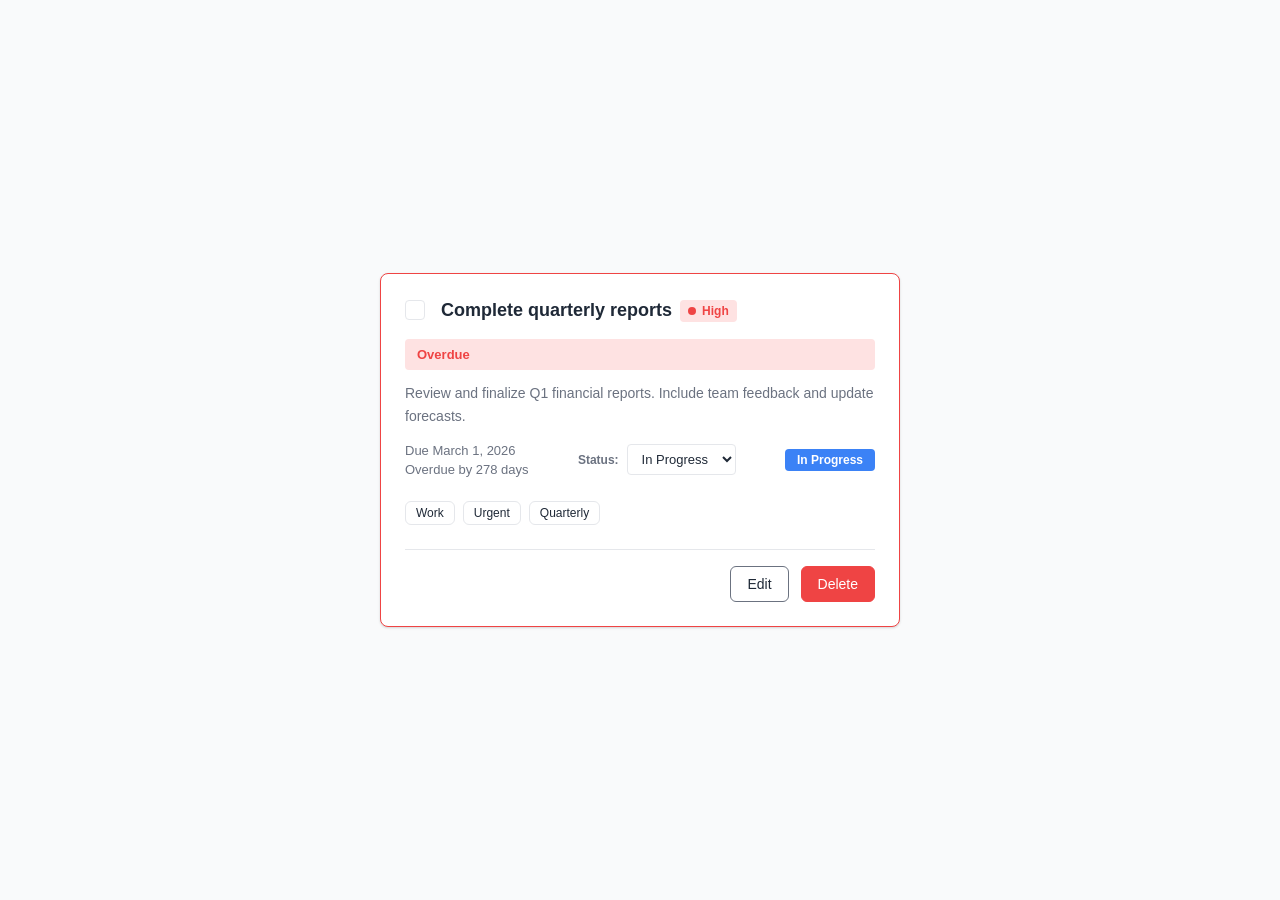
<file: index.html>
<!DOCTYPE html>
<html lang="en">

<head>
  <meta charset="UTF-8">
  <meta name="viewport" content="width=device-width, initial-scale=1.0">
  <title>Advanced Todo Card - Stage 1a</title>
  <link rel="stylesheet" href="style.css">
</head>

<body>
  <main class="container">
    <article class="todo-card" data-testid="test-todo-card">
      <!-- Header section -->
      <header class="todo-card__header">
        <div class="todo-card__checkbox-wrapper">
          <input type="checkbox" id="task-complete" class="todo-card__checkbox"
            data-testid="test-todo-complete-toggle" />
          <label for="task-complete" class="visually-hidden">Mark task as complete</label>
        </div>

        <div class="todo-card__title-priority">
          <h2 class="todo-card__title" data-testid="test-todo-title">Complete quarterly reports</h2>
          <span class="todo-priority todo-priority--high" data-testid="test-todo-priority"
            aria-label="High priority">
            <span class="priority-dot" data-testid="test-todo-priority-indicator"></span>High
          </span>
        </div>
      </header>

      <!-- Overdue Indicator -->
      <div class="todo-overdue-indicator" data-testid="test-todo-overdue-indicator" style="display: none;">
         Overdue
      </div>

      <!-- Description with Expand/Collapse -->
      <div class="todo-card__description-section">
        <p class="todo-card__description" data-testid="test-todo-description">
          Review and finalize Q1 financial reports. Include team feedback and update forecasts.
        </p>
        <button class="todo-expand-toggle" data-testid="test-todo-expand-toggle" aria-expanded="false"
          aria-controls="collapsible-section" style="display: none;">
          Read more
        </button>
      </div>

      <!-- Collapsible Section -->
      <div class="todo-collapsible-section" id="collapsible-section"
        data-testid="test-todo-collapsible-section" style="display: none;">
        <p class="todo-collapsible-content">
          Additional details: This report includes Q1 performance metrics, budget analysis, team achievements,
          and recommendations for Q2. Please ensure all data is verified before final submission.
        </p>
      </div>

      <!-- Meta information -->
      <div class="todo-card__meta">
        <div class="todo-card__due-date">
          <time class="todo-card__time" datetime="2026-03-01T18:00:00Z" data-testid="test-todo-due-date">
            Due March 1, 2026
          </time>
          <span class="todo-time-remaining" data-testid="test-todo-time-remaining" aria-live="polite">
            Due in 19 days
          </span>
        </div>

        <div class="todo-card__status-control-wrapper">
          <label for="status-control" class="status-control-label">Status:</label>
          <select id="status-control" class="todo-status-control" data-testid="test-todo-status-control"
            aria-label="Task status">
            <option value="Pending">Pending</option>
            <option value="In Progress" selected>In Progress</option>
            <option value="Done">Done</option>
          </select>
        </div>

        <span class="status-badge status-badge--in-progress" data-testid="test-todo-status">
          In Progress
        </span>
      </div>

      <!-- Tags -->
      <div class="todo-card__tags" data-testid="test-todo-tags">
        <span class="tag" data-testid="test-todo-tag-work">Work</span>
        <span class="tag" data-testid="test-todo-tag-urgent">Urgent</span>
        <span class="tag">Quarterly</span>
      </div>

      <!-- Actions (View Mode) -->
      <footer class="todo-card__actions todo-card__actions--view" id="actions-view">
        <button class="btn btn--secondary" data-testid="test-todo-edit-button">
           Edit
        </button>
        <button class="btn btn--danger" data-testid="test-todo-delete-button">
           Delete
        </button>
      </footer>

      <!-- Edit Form (Hidden by default) -->
      <div class="todo-card__edit-mode" id="edit-mode" style="display: none;">
        <form class="todo-edit-form" data-testid="test-todo-edit-form" id="todo-edit-form">
          <!-- Title Input -->
          <div class="form-group">
            <label for="edit-title" class="form-label">Title</label>
            <input type="text" id="edit-title" class="form-input" data-testid="test-todo-edit-title-input"
              placeholder="Task title" required />
          </div>

          <!-- Description Textarea -->
          <div class="form-group">
            <label for="edit-description" class="form-label">Description</label>
            <textarea id="edit-description" class="form-textarea" data-testid="test-todo-edit-description-input"
              placeholder="Task description" rows="4"></textarea>
          </div>

          <!-- Priority Select -->
          <div class="form-group">
            <label for="edit-priority" class="form-label">Priority</label>
            <select id="edit-priority" class="form-select" data-testid="test-todo-edit-priority-select"
              required>
              <option value="Low">Low</option>
              <option value="Medium">Medium</option>
              <option value="High" selected>High</option>
            </select>
          </div>

          <!-- Due Date Input -->
          <div class="form-group">
            <label for="edit-due-date" class="form-label">Due Date</label>
            <input type="date" id="edit-due-date" class="form-input"
              data-testid="test-todo-edit-due-date-input" required />
          </div>

          <!-- Form Actions -->
          <div class="form-actions">
            <button type="submit" class="btn btn--primary" data-testid="test-todo-save-button">
              Save
            </button>
            <button type="button" class="btn btn--secondary" data-testid="test-todo-cancel-button">
               Cancel
            </button>
          </div>
        </form>
      </div>
    </article>
  </main>
  <script src="script.js"></script>
</body>

</html>
</file>
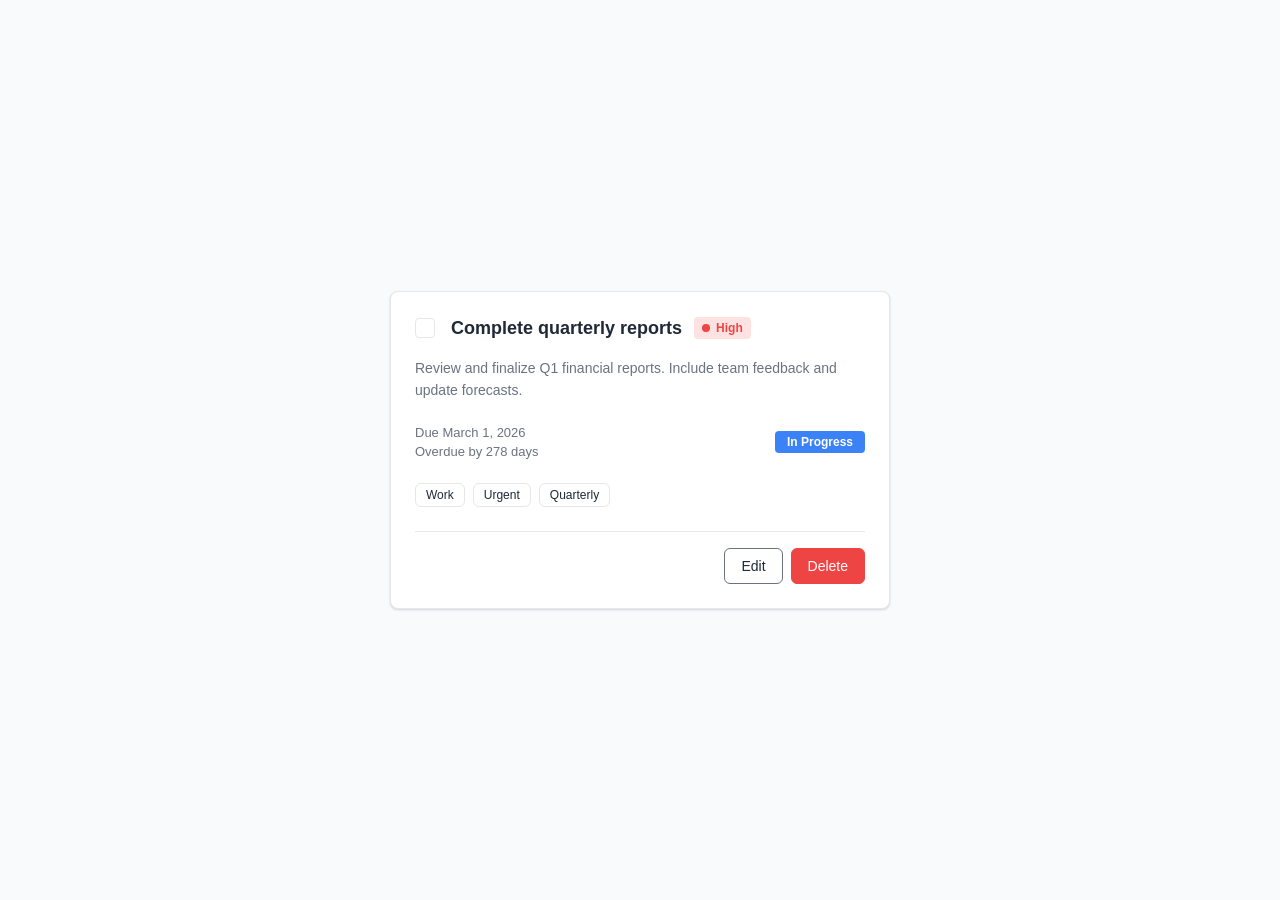
<file: week1/index.html>
<!DOCTYPE html>
<html lang="en">

<head>
  <meta charset="UTF-8">
  <meta name="viewport" content="width=device-width, initial-scale=1.0">
  <title>Todo Card Component</title>
  <link rel="stylesheet" href="style.css">
</head>

<body>
  <main class="container">
    <article class="todo-card" data-testid="test-todo-card">
      <!-- Header section -->
      <header class="todo-card__header">
        <div class="todo-card__checkbox-wrapper">
          <input type="checkbox" id="task-complete" class="todo-card__checkbox"
            data-testid="test-todo-complete-toggle" />
          <label for="task-complete" class="visually-hidden">Mark task as complete</label>
        </div>

        <div class="todo-card__title-priority">
          <h2 class="todo-card__title" data-testid="test-todo-title">Complete quarterly reports</h2>
          <span class="todo-priority todo-priority--high" data-testid="test-todo-priority" aria-label="High priority">
            <span class="priority-dot"></span>High
          </span>
        </div>
      </header>

      <!-- Description -->
      <p class="todo-card__description" data-testid="test-todo-description">
        Review and finalize Q1 financial reports. Include team feedback and update forecasts.
      </p>

      <!-- Meta information -->
      <div class="todo-card__meta">
        <div class="todo-card__due-date">
          <time class="todo-card__time" datetime="2026-03-01T18:00:00Z" data-testid="test-todo-due-date">
            Due March 1, 2026
          </time>
          <span class="todo-time-remaining" data-testid="test-todo-time-remaining" aria-live="polite">
            Due in 19 days
          </span>
        </div>

        <div class="todo-card__status">
          <span aria-label="Task status: In Progress" class="status-badge status-badge--in-progress"
            data-testid="test-todo-status">
            In Progress
          </span>
        </div>
      </div>

      <!-- Tags -->
      <ul class="todo-card__tags" role="list" data-testid="test-todo-tags">
        <li class="tag" data-testid="test-todo-tag-work">Work</li>
        <li class="tag" data-testid="test-todo-tag-urgent">Urgent</li>
        <li class="tag">Quarterly</li>
      </ul>

      <!-- Actions -->
      <footer class="todo-card__actions">
        <button class="btn btn--secondary" data-testid="test-todo-edit-button">
          Edit
        </button>
        <button class="btn btn--danger" data-testid="test-todo-delete-button">
          Delete
        </button>
      </footer>
    </article>
  </main>
  <script src="script.js"></script>
</body>

</html>
</file>
<file: style.css>
:root {
  --color-white: #FFFFFF;
  --color-text-primary: #1F2937;
  --color-text-secondary: #6B7280;
  --color-accent: #2563EB;
  --color-border: #E5E7EB;
  --color-red: #EF4444;
  --color-red-dark: #DC2626;

  --color-status-pending: #F59E0B;
  --color-status-progress: #3B82F6;
  --color-status-done: #10B981;

  --color-priority-low: #6B7280;
  --color-priority-medium: #F59E0B;
  --color-priority-high: #EF4444;

  --color-priority-low-bg: #F3F4F6;
  --color-priority-medium-bg: #FEF3C7;
  --color-priority-high-bg: #FEE2E2;

  --font-family: -apple-system, BlinkMacSystemFont, "Segoe UI", Roboto, sans-serif;
  --shadow-base: 0 1px 3px rgba(0, 0, 0, 0.1), 0 1px 2px rgba(0, 0, 0, 0.06);
  --shadow-hover: 0 4px 6px rgba(0, 0, 0, 0.1), 0 2px 4px rgba(0, 0, 0, 0.06);
}

*,
*::before,
*::after {
  box-sizing: border-box;
  margin: 0;
  padding: 0;
}

html {
  scroll-behavior: smooth;
}

body {
  font-family: var(--font-family);
  background-color: #F9FAFB;
  color: var(--color-text-primary);
  display: flex;
  justify-content: center;
  align-items: center;
  min-height: 100vh;
  padding: 16px;
  -webkit-font-smoothing: antialiased;
  -moz-osx-font-smoothing: grayscale;
}

.visually-hidden {
  position: absolute;
  width: 1px;
  height: 1px;
  margin: -1px;
  padding: 0;
  overflow: hidden;
  clip: rect(0, 0, 0, 0);
  white-space: nowrap;
  border: 0;
}

.container {
  width: 100%;
  display: flex;
  justify-content: center;
}

.todo-card {
  background-color: var(--color-white);
  border: 1px solid var(--color-border);
  border-radius: 8px;
  padding: 20px;
  width: 100%;
  max-width: 480px;
  box-shadow: var(--shadow-base);
  transition: box-shadow 0.2s ease-in-out;
}

.todo-card:hover {
  box-shadow: var(--shadow-hover);
}

.todo-card.is-overdue {
  border-color: var(--color-red);
}

/* Header */
.todo-card__header {
  display: flex;
  align-items: flex-start;
  gap: 16px;
  margin-bottom: 16px;
}

.todo-card__checkbox-wrapper {
  display: flex;
  align-items: center;
  justify-content: center;
  margin-top: 2px;
  flex-shrink: 0;
}

/* Custom Checkbox */
.todo-card__checkbox {
  appearance: none;
  -webkit-appearance: none;
  width: 20px;
  height: 20px;
  border: 1px solid var(--color-border);
  border-radius: 4px;
  background-color: var(--color-white);
  cursor: pointer;
  display: flex;
  align-items: center;
  justify-content: center;
  transition: all 0.2s ease-in-out;
  position: relative;
  flex-shrink: 0;
}

.todo-card__checkbox:hover {
  border-color: var(--color-text-secondary);
}

.todo-card__checkbox:focus-visible {
  outline: 2px solid var(--color-accent);
  outline-offset: 2px;
}

.todo-card__checkbox:checked {
  background-color: var(--color-accent);
  border-color: var(--color-accent);
}

.todo-card__checkbox:checked::after {
  content: "";
  position: absolute;
  width: 5px;
  height: 10px;
  border: solid var(--color-white);
  border-width: 0 2px 2px 0;
  transform: rotate(45deg);
  margin-top: -2px;
}

.todo-card__title-priority {
  display: flex;
  flex-direction: row;
  flex-wrap: wrap;
  align-items: center;
  gap: 8px;
  flex-grow: 1;
}

.todo-card__title {
  font-size: 18px;
  font-weight: 600;
  line-height: 1.4;
  color: var(--color-text-primary);
  transition: color 0.2s ease, text-decoration 0.2s ease;
  word-break: break-word;
}

.todo-priority {
  display: inline-flex;
  align-items: center;
  gap: 6px;
  font-size: 12px;
  font-weight: 600;
  padding: 4px 8px;
  border-radius: 4px;
  width: fit-content;
  flex-shrink: 0;
}

.todo-priority--high {
  background-color: var(--color-priority-high-bg);
  color: var(--color-priority-high);
}

.todo-priority--medium {
  background-color: var(--color-priority-medium-bg);
  color: var(--color-priority-medium);
}

.todo-priority--low {
  background-color: var(--color-priority-low-bg);
  color: var(--color-priority-low);
}

.priority-dot {
  width: 8px;
  height: 8px;
  border-radius: 50%;
  flex-shrink: 0;
  transition: background-color 0.2s ease;
}

.todo-priority--high .priority-dot {
  background-color: var(--color-priority-high);
}

.todo-priority--medium .priority-dot {
  background-color: var(--color-priority-medium);
}

.todo-priority--low .priority-dot {
  background-color: var(--color-priority-low);
}

/* Overdue Indicator */
.todo-overdue-indicator {
  background-color: #FEE2E2;
  color: var(--color-red);
  padding: 8px 12px;
  border-radius: 4px;
  font-size: 13px;
  font-weight: 600;
  margin-bottom: 12px;
  display: flex;
  align-items: center;
  gap: 6px;
}

/* Description Section */
.todo-card__description-section {
  margin-bottom: 16px;
  position: relative;
}

.todo-card__description {
  font-size: 14px;
  font-weight: 400;
  line-height: 1.6;
  color: var(--color-text-secondary);
  word-wrap: break-word;
}

.todo-card.is-completed .todo-card__description {
  text-decoration: line-through;
  color: #9CA3AF;
}

/* Expand/Collapse Toggle */
.todo-expand-toggle {
  background: none;
  border: none;
  color: var(--color-accent);
  cursor: pointer;
  font-size: 13px;
  font-weight: 500;
  padding: 4px 0;
  margin-top: 8px;
  text-decoration: underline;
  transition: color 0.2s ease;
}

.todo-expand-toggle:hover {
  color: #1D4ED8;
}

.todo-expand-toggle:focus-visible {
  outline: 2px solid var(--color-accent);
  outline-offset: 2px;
  border-radius: 2px;
}

/* Collapsible Section */
.todo-collapsible-section {
  background-color: #F9FAFB;
  padding: 12px;
  border-radius: 4px;
  margin-top: 12px;
  margin-bottom: 16px;
  border-left: 3px solid var(--color-accent);
  max-height: 0;
  opacity: 0;
  overflow: hidden;
  transition: max-height 0.3s ease, opacity 0.3s ease, margin-bottom 0.3s ease;
}

.todo-collapsible-section.expanded {
  max-height: 500px;
  opacity: 1;
  margin-bottom: 16px;
}

.todo-collapsible-content {
  font-size: 13px;
  color: var(--color-text-secondary);
  line-height: 1.5;
  margin: 0;
}

/* Meta info */
.todo-card__meta {
  display: flex;
  flex-direction: column;
  gap: 16px;
  margin-bottom: 24px;
}

.todo-card__due-date {
  display: flex;
  flex-direction: column;
  gap: 4px;
}

.todo-card__time,
.todo-time-remaining {
  font-size: 13px;
  color: var(--color-text-secondary);
}

.todo-time-remaining {
  font-weight: 500;
}

.todo-card.is-completed .todo-time-remaining::after {
  content: " • Completed";
  color: var(--color-status-done);
}

/* Status Control */
.todo-card__status-control-wrapper {
  display: flex;
  align-items: center;
  gap: 8px;
}

.status-control-label {
  font-size: 12px;
  font-weight: 600;
  color: var(--color-text-secondary);
}

.todo-status-control {
  padding: 6px 10px;
  border: 1px solid var(--color-border);
  border-radius: 4px;
  font-size: 13px;
  font-family: inherit;
  cursor: pointer;
  background-color: var(--color-white);
  color: var(--color-text-primary);
  transition: border-color 0.2s ease;
}

.todo-status-control:hover {
  border-color: var(--color-text-secondary);
}

.todo-status-control:focus-visible {
  outline: 2px solid var(--color-accent);
  outline-offset: 2px;
}

/* Status Badge */
.status-badge {
  display: inline-flex;
  align-items: center;
  justify-content: center;
  padding: 4px 12px;
  border-radius: 4px;
  font-size: 12px;
  font-weight: 600;
  color: var(--color-white);
  transition: background-color 0.2s ease;
  width: fit-content;
}

.status-badge--pending {
  background-color: var(--color-status-pending);
}

.status-badge--in-progress {
  background-color: var(--color-status-progress);
}

.status-badge--done {
  background-color: var(--color-status-done);
}

/* Tags */
.todo-card__tags {
  display: flex;
  flex-wrap: wrap;
  gap: 8px;
  margin-bottom: 24px;
}

.tag {
  display: inline-flex;
  align-items: center;
  padding: 4px 10px;
  background-color: var(--color-white);
  border: 1px solid var(--color-border);
  border-radius: 6px;
  font-size: 12px;
  font-weight: 500;
  color: var(--color-text-primary);
  transition: background-color 0.2s ease;
}

.tag:hover {
  background-color: #F3F4F6;
}

/* Actions */
.todo-card__actions {
  display: flex;
  flex-direction: row;
  gap: 8px;
  border-top: 1px solid var(--color-border);
  padding-top: 16px;
  justify-content: flex-end;
}

.btn {
  display: inline-flex;
  align-items: center;
  justify-content: center;
  height: 36px;
  padding: 8px 16px;
  border-radius: 6px;
  font-size: 14px;
  font-weight: 500;
  font-family: inherit;
  cursor: pointer;
  transition: all 0.15s ease;
  border: none;
  white-space: nowrap;
}

.btn:focus-visible {
  outline: 2px solid var(--color-accent);
  outline-offset: 2px;
}

.btn:active {
  transform: scale(0.98);
}

.btn--primary {
  background-color: var(--color-accent);
  color: var(--color-white);
  border: 1px solid var(--color-accent);
}

.btn--primary:hover {
  background-color: #1D4ED8;
  border-color: #1D4ED8;
}

.btn--secondary {
  background-color: var(--color-white);
  border: 1px solid var(--color-text-secondary);
  color: var(--color-text-primary);
}

.btn--secondary:hover {
  background-color: #F3F4F6;
}

.btn--danger {
  background-color: #EF4444;
  border: 1px solid #EF4444;
  color: var(--color-white);
}

.btn--danger:hover {
  background-color: #DC2626;
  border-color: #DC2626;
}

/* Edit Mode */
.todo-card__edit-mode {
  border-top: 1px solid var(--color-border);
  padding-top: 16px;
}

.todo-edit-form {
  display: flex;
  flex-direction: column;
  gap: 16px;
}

.form-group {
  display: flex;
  flex-direction: column;
  gap: 6px;
}

.form-label {
  font-size: 13px;
  font-weight: 600;
  color: var(--color-text-primary);
}

.form-input,
.form-textarea,
.form-select {
  padding: 10px 12px;
  border: 1px solid var(--color-border);
  border-radius: 4px;
  font-size: 14px;
  font-family: inherit;
  color: var(--color-text-primary);
  transition: border-color 0.2s ease;
}

.form-input:focus,
.form-textarea:focus,
.form-select:focus {
  outline: none;
  border-color: var(--color-accent);
  box-shadow: 0 0 0 2px rgba(37, 99, 235, 0.1);
}

.form-textarea {
  resize: vertical;
  min-height: 100px;
}

.form-actions {
  display: flex;
  gap: 12px;
  justify-content: flex-end;
  padding-top: 8px;
  border-top: 1px solid var(--color-border);
}

/* Completed State */
.todo-card.is-completed .todo-card__title {
  text-decoration: line-through;
  color: var(--color-text-secondary);
}

.todo-card.is-completed .priority-dot,
.todo-card.is-completed .todo-priority {
  opacity: 0.6;
}

/* Responsive Styles */
@media (max-width: 640px) {
  .todo-card {
    padding: 16px;
    border-radius: 6px;
  }

  .todo-card__header {
    gap: 12px;
  }

  .todo-card__title {
    font-size: 16px;
  }

  .todo-card__meta {
    flex-direction: column;
    gap: 12px;
  }

  .todo-card__status-control-wrapper {
    flex-direction: column;
    align-items: flex-start;
  }

  .todo-status-control {
    width: 100%;
  }

  .todo-card__actions {
    flex-direction: column;
  }

  .btn {
    width: 100%;
  }

  .form-actions {
    flex-direction: column;
  }

  .form-actions .btn {
    width: 100%;
  }
}

@media (min-width: 641px) and (max-width: 1024px) {
  .todo-card {
    padding: 20px;
    max-width: 480px;
  }

  .todo-card__meta {
    flex-direction: row;
    align-items: center;
    justify-content: space-between;
    flex-wrap: wrap;
    gap: 12px;
  }

  .todo-card__status-control-wrapper {
    flex-direction: row;
    align-items: center;
  }
}

@media (min-width: 1025px) {
  .todo-card {
    padding: 24px;
    max-width: 520px;
  }

  .todo-card__meta {
    flex-direction: row;
    align-items: center;
    justify-content: space-between;
  }

  .todo-card__actions {
    gap: 12px;
  }

  .btn {
    width: auto;
  }

  .form-actions {
    flex-direction: row;
  }

  .form-actions .btn {
    width: auto;
  }
}
</file>
<file: week1/style.css>
:root {
  --color-white: #FFFFFF;
  --color-text-primary: #1F2937;
  --color-text-secondary: #6B7280;
  --color-accent: #2563EB;
  --color-border: #E5E7EB;

  --color-status-pending: #F59E0B;
  --color-status-progress: #3B82F6;
  --color-status-done: #10B981;

  --color-priority-low: #6B7280;
  --color-priority-medium: #F59E0B;
  --color-priority-high: #EF4444;

  --color-priority-low-bg: #F3F4F6;
  --color-priority-medium-bg: #FEF3C7;
  --color-priority-high-bg: #FEE2E2;

  --font-family: -apple-system, BlinkMacSystemFont, "Segoe UI", Roboto, sans-serif;
  --shadow-base: 0 1px 3px rgba(0, 0, 0, 0.1), 0 1px 2px rgba(0, 0, 0, 0.06);
  --shadow-hover: 0 4px 6px rgba(0, 0, 0, 0.1), 0 2px 4px rgba(0, 0, 0, 0.06);
}

*,
*::before,
*::after {
  box-sizing: border-box;
  margin: 0;
  padding: 0;
}

body {
  font-family: var(--font-family);
  background-color: #F9FAFB;
  color: var(--color-text-primary);
  display: flex;
  justify-content: center;
  align-items: center;
  min-height: 100vh;
  padding: 16px;
  -webkit-font-smoothing: antialiased;
  -moz-osx-font-smoothing: grayscale;
}

.visually-hidden {
  position: absolute;
  width: 1px;
  height: 1px;
  margin: -1px;
  padding: 0;
  overflow: hidden;
  clip: rect(0, 0, 0, 0);
  white-space: nowrap;
  border: 0;
}

.container {
  width: 100%;
}

.todo-card {
  background-color: var(--color-white);
  border: 1px solid var(--color-border);
  border-radius: 8px;
  padding: 20px;
  max-width: 100%;
  margin: 0 auto;
  box-shadow: var(--shadow-base);
  transition: box-shadow 0.2s ease-in-out;
}

.todo-card:hover {
  box-shadow: var(--shadow-hover);
}

/* Header */
.todo-card__header {
  display: flex;
  align-items: flex-start;
  gap: 16px;
  margin-bottom: 16px;
}

.todo-card__checkbox-wrapper {
  display: flex;
  align-items: center;
  justify-content: center;
  margin-top: 2px;
}

/* Custom Checkbox */
.todo-card__checkbox {
  appearance: none;
  -webkit-appearance: none;
  width: 20px;
  height: 20px;
  border: 1px solid var(--color-border);
  border-radius: 4px;
  background-color: var(--color-white);
  cursor: pointer;
  display: flex;
  align-items: center;
  justify-content: center;
  transition: all 0.2s ease-in-out;
  position: relative;
}

.todo-card__checkbox:hover {
  border-color: var(--color-text-secondary);
}

.todo-card__checkbox:focus-visible {
  outline: 2px solid var(--color-accent);
  outline-offset: 2px;
}

.todo-card__checkbox:checked {
  background-color: var(--color-accent);
  border-color: var(--color-accent);
}

.todo-card__checkbox:checked::after {
  content: "";
  position: absolute;
  width: 5px;
  height: 10px;
  border: solid var(--color-white);
  border-width: 0 2px 2px 0;
  transform: rotate(45deg);
  margin-top: -2px;
}

.todo-card__title-priority {
  display: flex;
  flex-direction: row;
  flex-wrap: wrap;
  align-items: center;
  gap: 8px;
}

.todo-card__title {
  font-size: 18px;
  font-weight: 600;
  line-height: 1.4;
  color: var(--color-text-primary);
  transition: color 0.2s ease, text-decoration 0.2s ease;
}

.todo-priority {
  display: inline-flex;
  align-items: center;
  gap: 6px;
  font-size: 12px;
  font-weight: 600;
  padding: 4px 8px;
  border-radius: 4px;
  width: fit-content;
}

.todo-priority--high {
  background-color: var(--color-priority-high-bg);
  color: var(--color-priority-high);
}

.todo-priority--medium {
  background-color: var(--color-priority-medium-bg);
  color: var(--color-priority-medium);
}

.todo-priority--low {
  background-color: var(--color-priority-low-bg);
  color: var(--color-priority-low);
}

.priority-dot {
  width: 8px;
  height: 8px;
  border-radius: 50%;
}

.todo-priority--high .priority-dot {
  background-color: var(--color-priority-high);
}

.todo-priority--medium .priority-dot {
  background-color: var(--color-priority-medium);
}

.todo-priority--low .priority-dot {
  background-color: var(--color-priority-low);
}

/* Description */
.todo-card__description {
  font-size: 14px;
  font-weight: 400;
  line-height: 1.6;
  color: var(--color-text-secondary);
  margin-bottom: 24px;
}

/* Meta info */
.todo-card__meta {
  display: flex;
  flex-direction: column;
  align-items: flex-start;
  gap: 16px;
  margin-bottom: 24px;
}

.todo-card__due-date {
  display: flex;
  flex-direction: column;
  gap: 4px;
}

.todo-card__time,
.todo-time-remaining {
  font-size: 13px;
  color: var(--color-text-secondary);
}

.todo-time-remaining {
  font-weight: 500;
}

.status-badge {
  display: inline-flex;
  align-items: center;
  justify-content: center;
  padding: 4px 12px;
  border-radius: 4px;
  font-size: 12px;
  font-weight: 600;
  color: var(--color-white);
  transition: background-color 0.2s ease;
}

.status-badge--pending {
  background-color: var(--color-status-pending);
}

.status-badge--in-progress {
  background-color: var(--color-status-progress);
}

.status-badge--done {
  background-color: var(--color-status-done);
}

/* Tags */
.todo-card__tags {
  display: flex;
  flex-wrap: wrap;
  gap: 8px;
  margin-bottom: 24px;
  list-style: none;
  padding: 0;   
}

.tag {
  display: inline-flex;
  align-items: center;
  padding: 4px 10px;
  background-color: var(--color-white);
  border: 1px solid var(--color-border);
  border-radius: 6px;
  font-size: 12px;
  font-weight: 500;
  color: var(--color-text-primary);
  transition: background-color 0.2s ease;
}

.tag:hover {
  background-color: #F3F4F6;
}

/* Actions */
.todo-card__actions {
  display: flex;
  flex-direction: column;
  gap: 8px;
  border-top: 1px solid var(--color-border);
  padding-top: 16px;
}

.btn {
  display: inline-flex;
  align-items: center;
  justify-content: center;
  height: 36px;
  padding: 8px 16px;
  border-radius: 6px;
  font-size: 14px;
  font-weight: 500;
  font-family: inherit;
  cursor: pointer;
  transition: all 0.15s ease;
  width: 100%;
}

.btn:focus-visible {
  outline: 3px solid var(--color-accent);
  outline-offset: 2px;
}

.btn--secondary {
  background-color: transparent;
  border: 1px solid var(--color-text-secondary);
  color: var(--color-text-primary);
}

.btn--secondary:hover {
  background-color: #F3F4F6;
}

.btn--danger {
  background-color: #EF4444;
  border: 1px solid #EF4444;
  color: var(--color-white);
}

.btn--danger:hover {
  background-color: #DC2626;
  border-color: #DC2626;
}

/* Completed State */
.todo-card.is-completed .todo-card__title {
  text-decoration: line-through;
  color: var(--color-text-secondary);
}

/* Responsive Styles */
@media (min-width: 641px) {
  .todo-card {
    padding: 24px;
    max-width: 480px;
  }

  .todo-card__title-priority {
    flex-wrap: nowrap;
    gap: 12px;
  }

  .todo-card__meta {
    flex-direction: row;
    align-items: center;
    justify-content: space-between;
  }

  .todo-card__actions {
    flex-direction: row;
    justify-content: flex-end;
  }

  .btn {
    width: auto;
  }
}

@media (min-width: 1025px) {
  .todo-card {
    max-width: 500px;
  }
}
</file>
